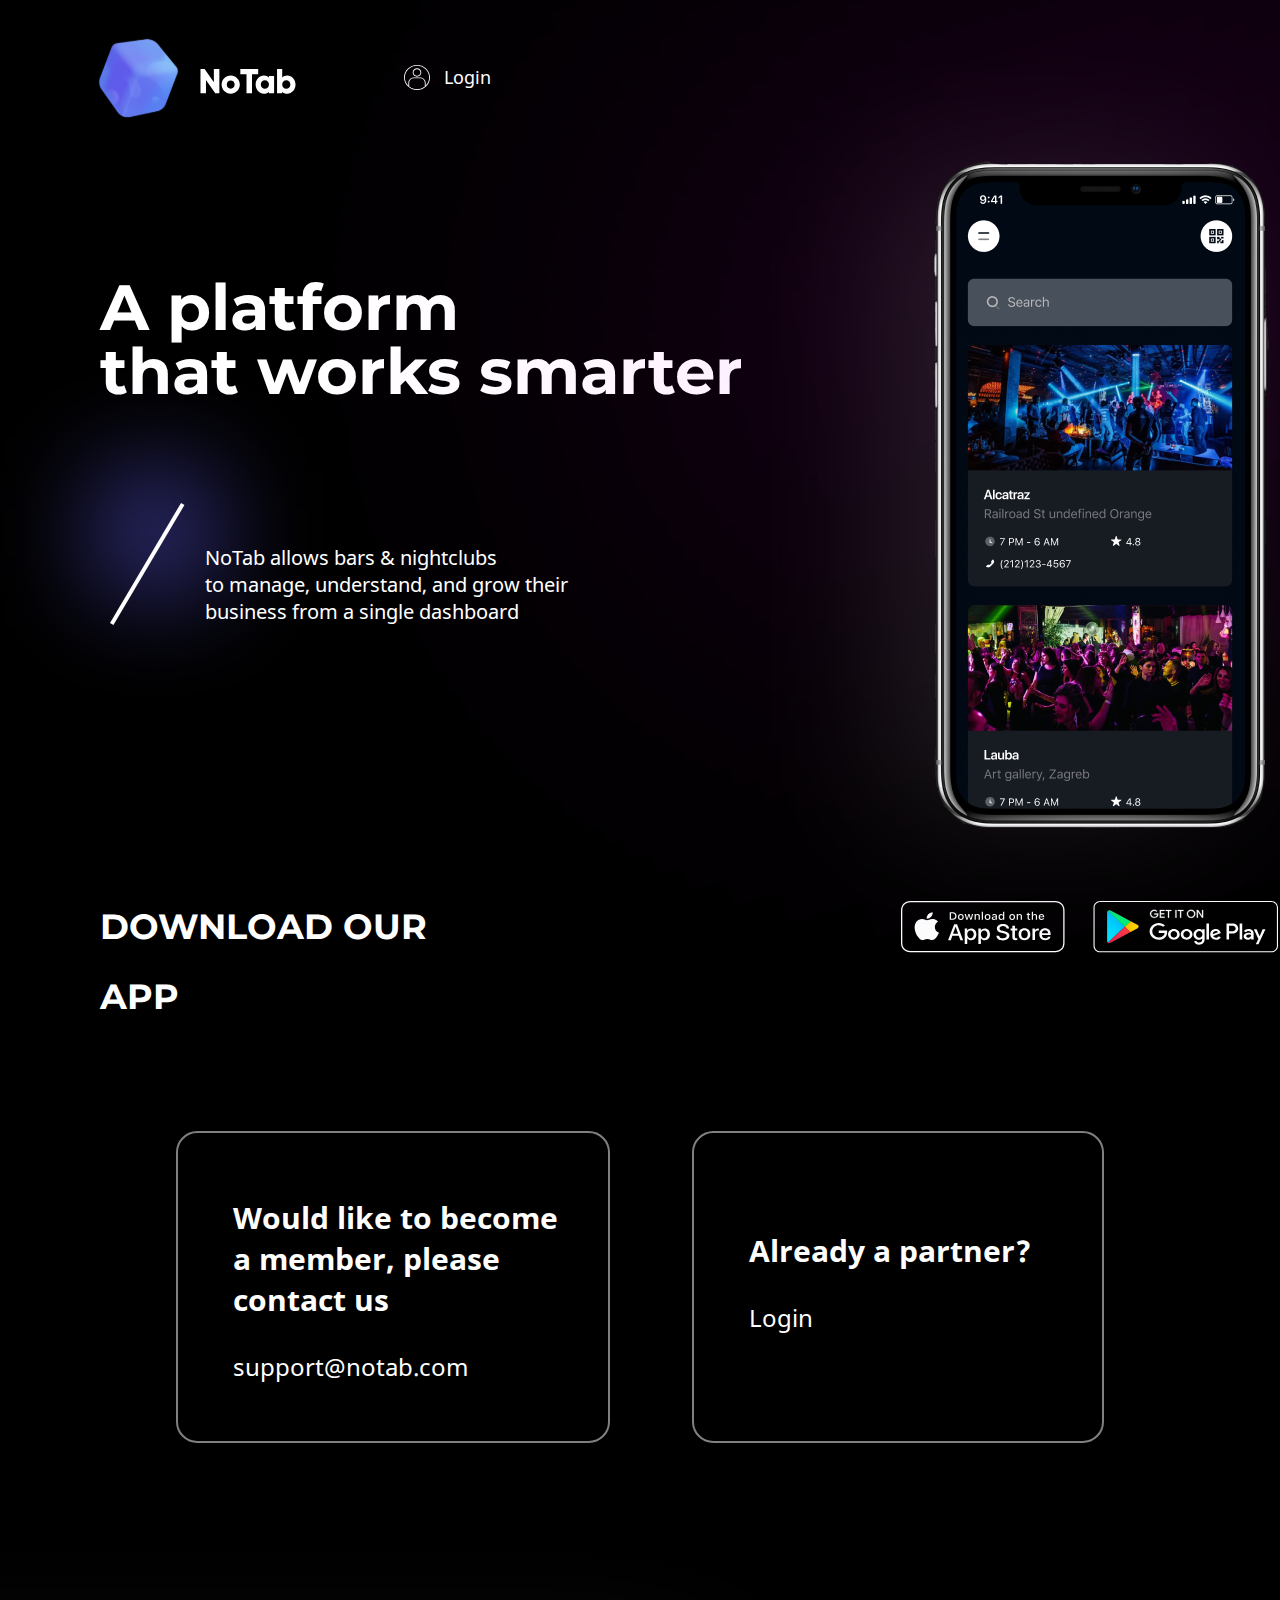
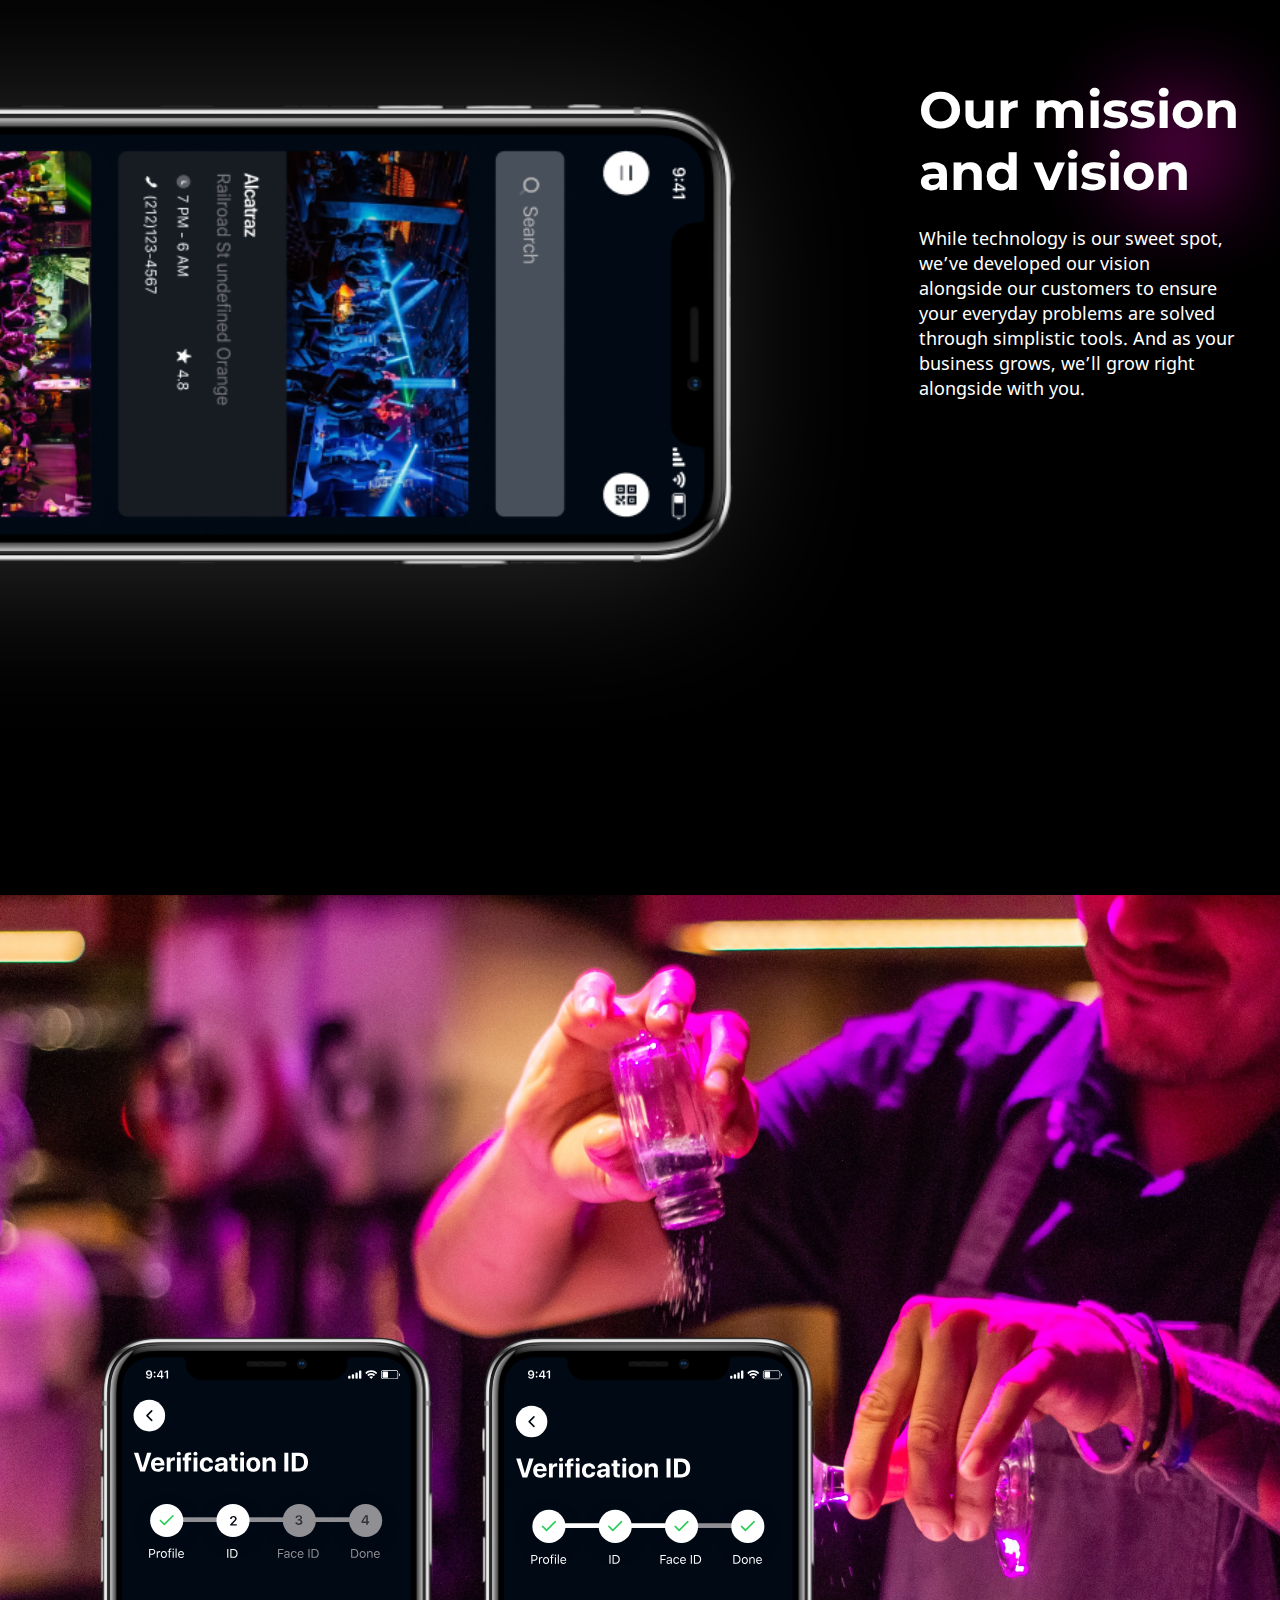
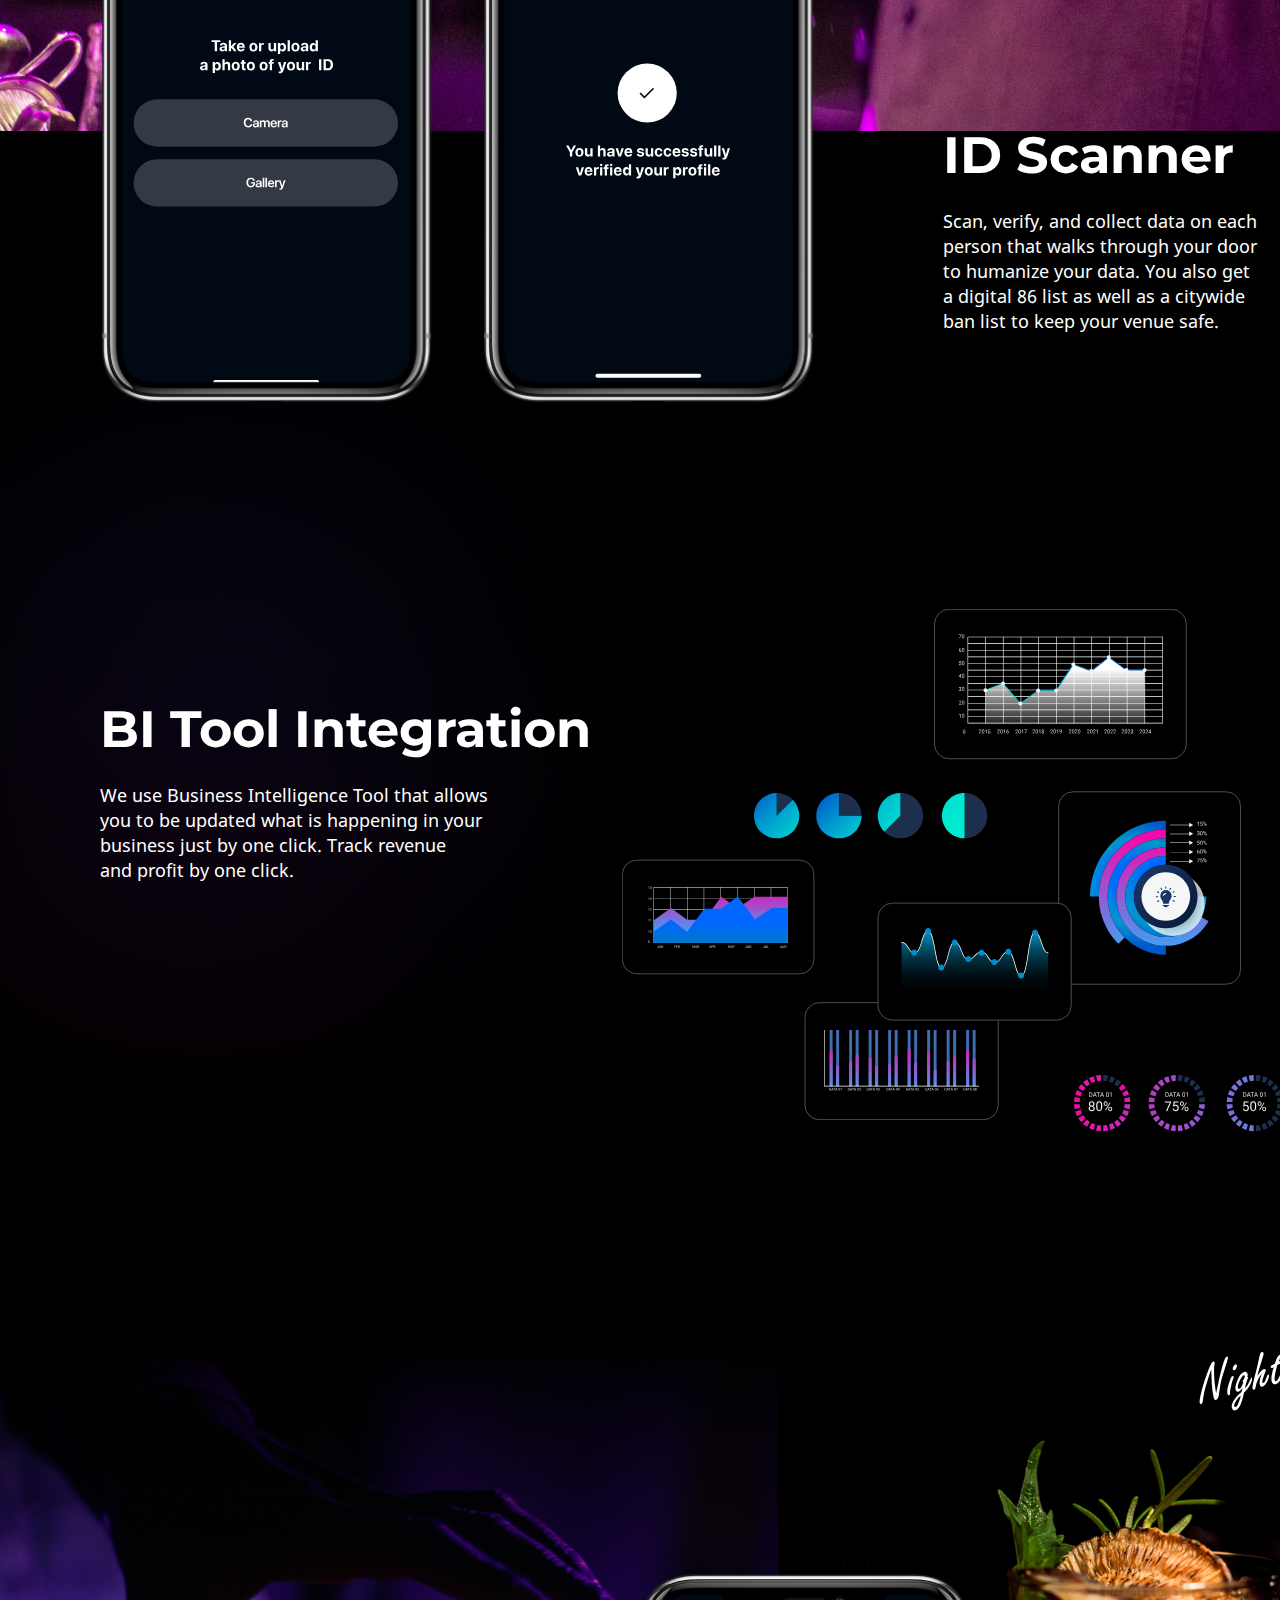
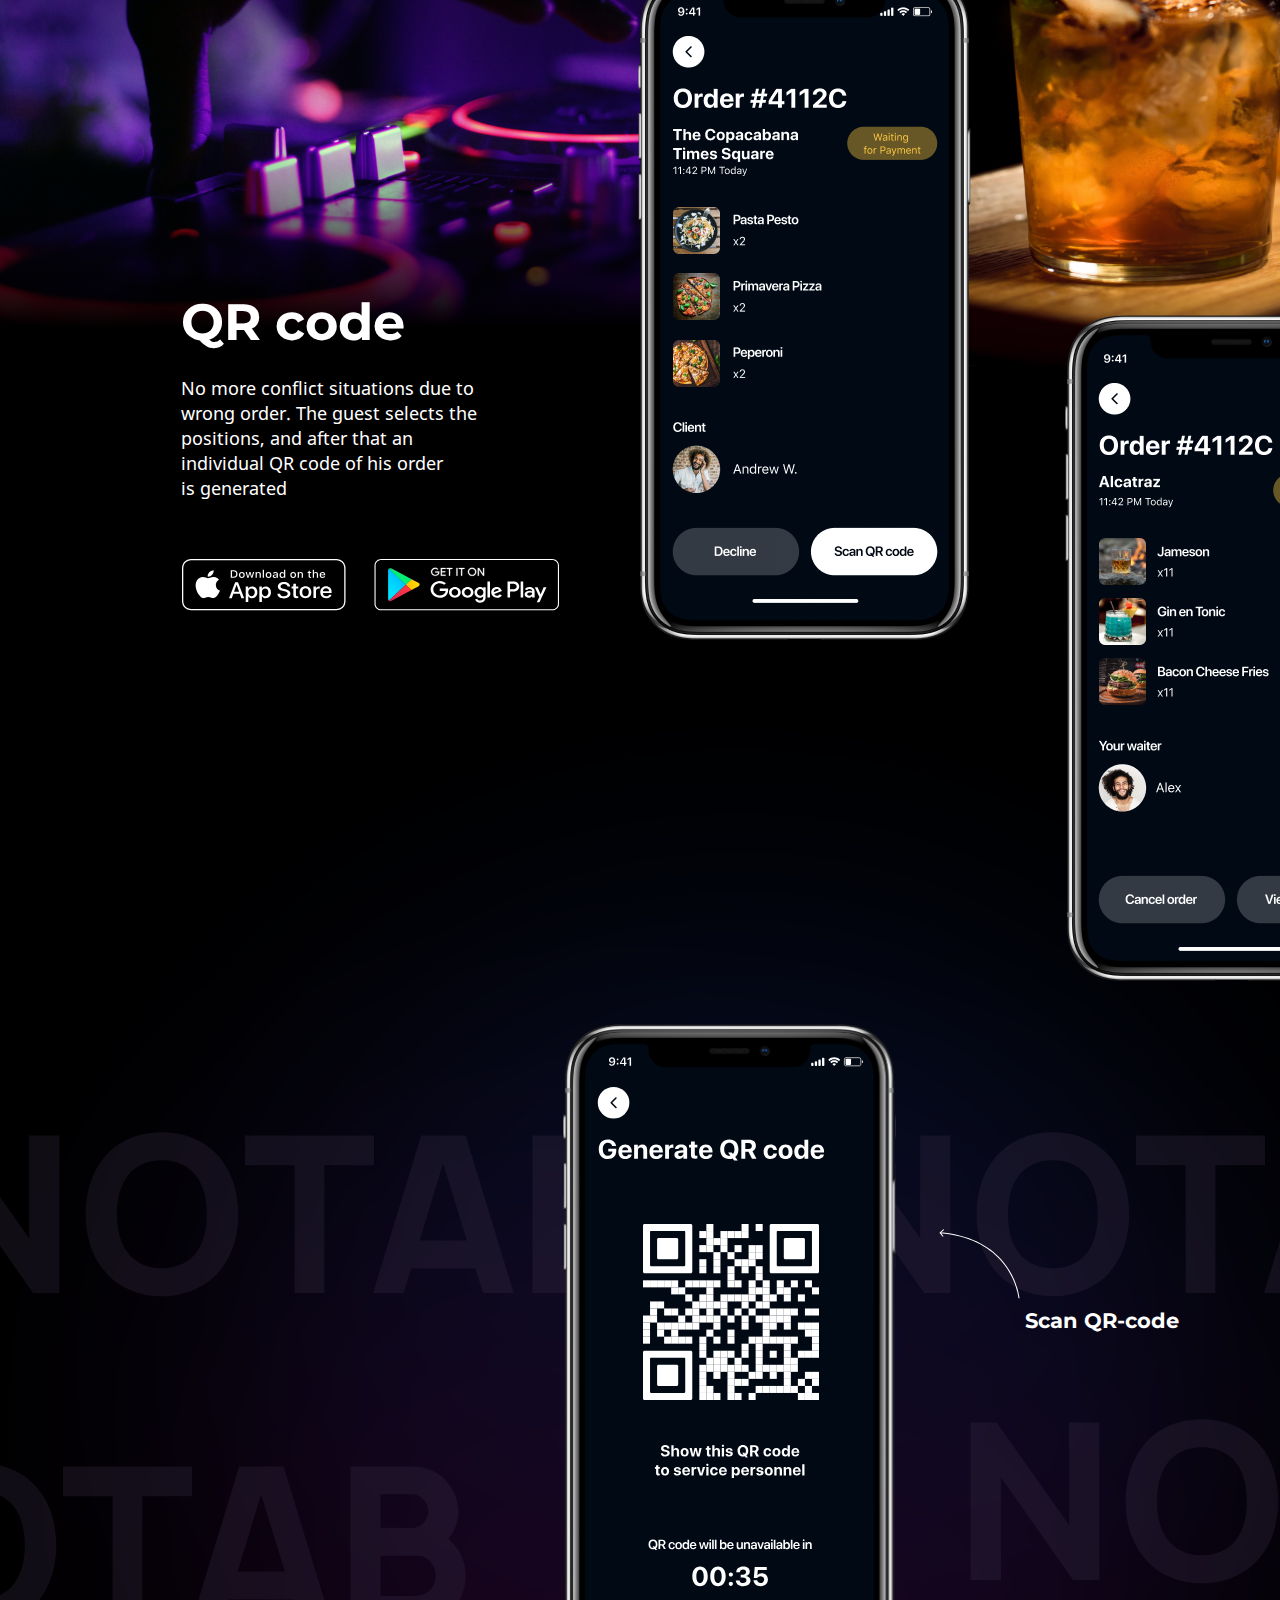
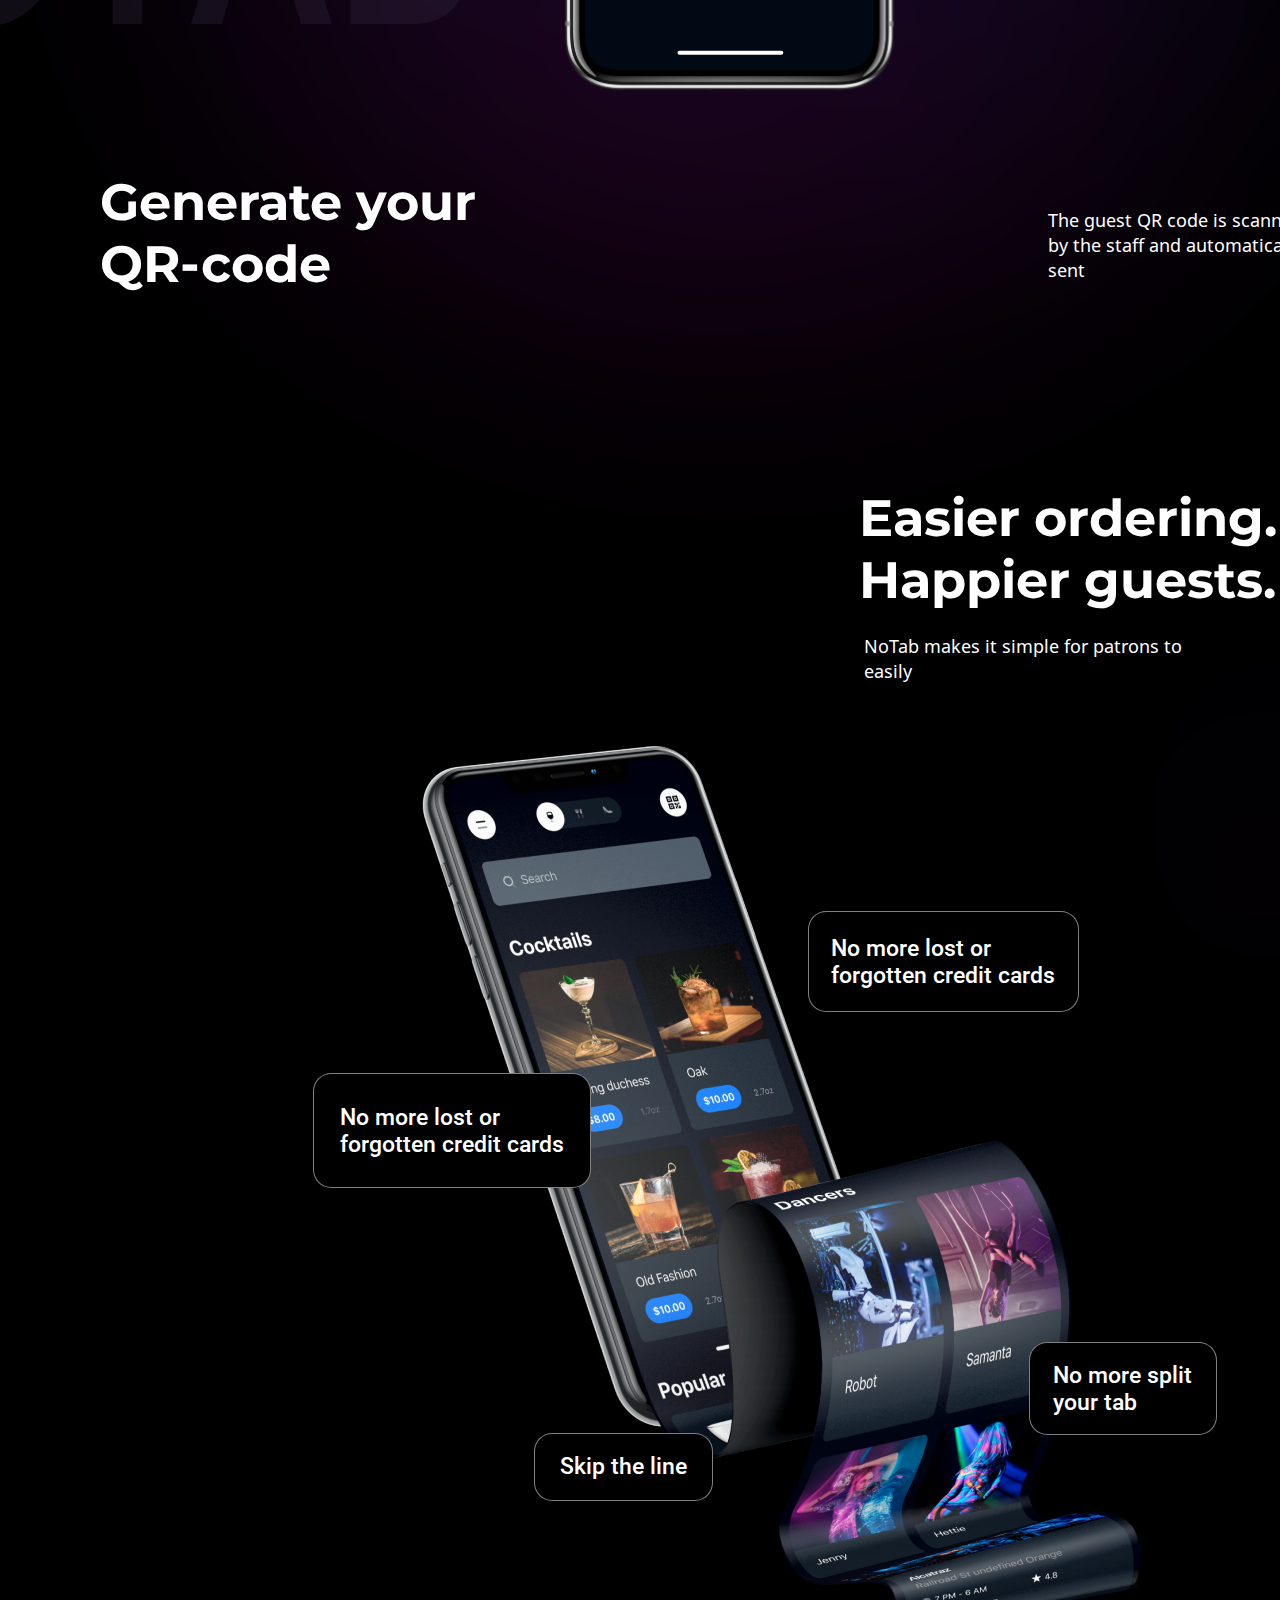
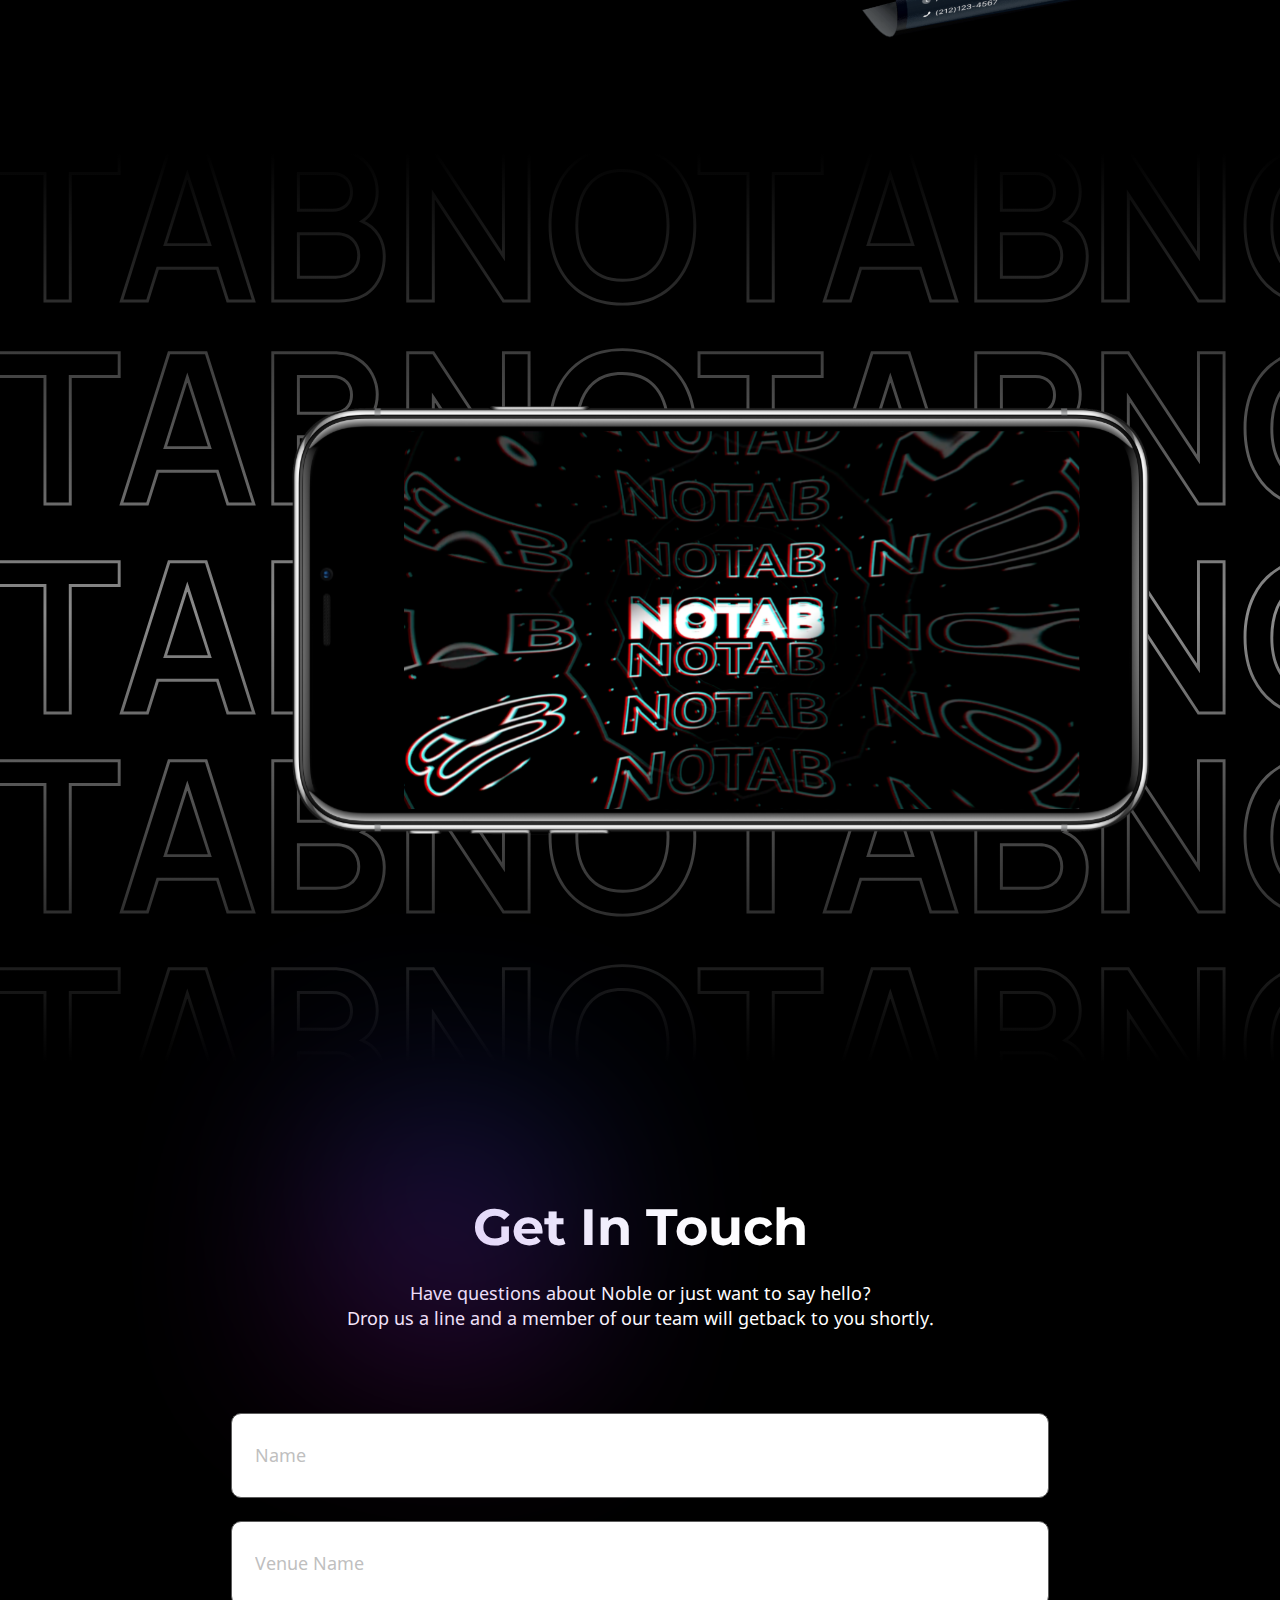
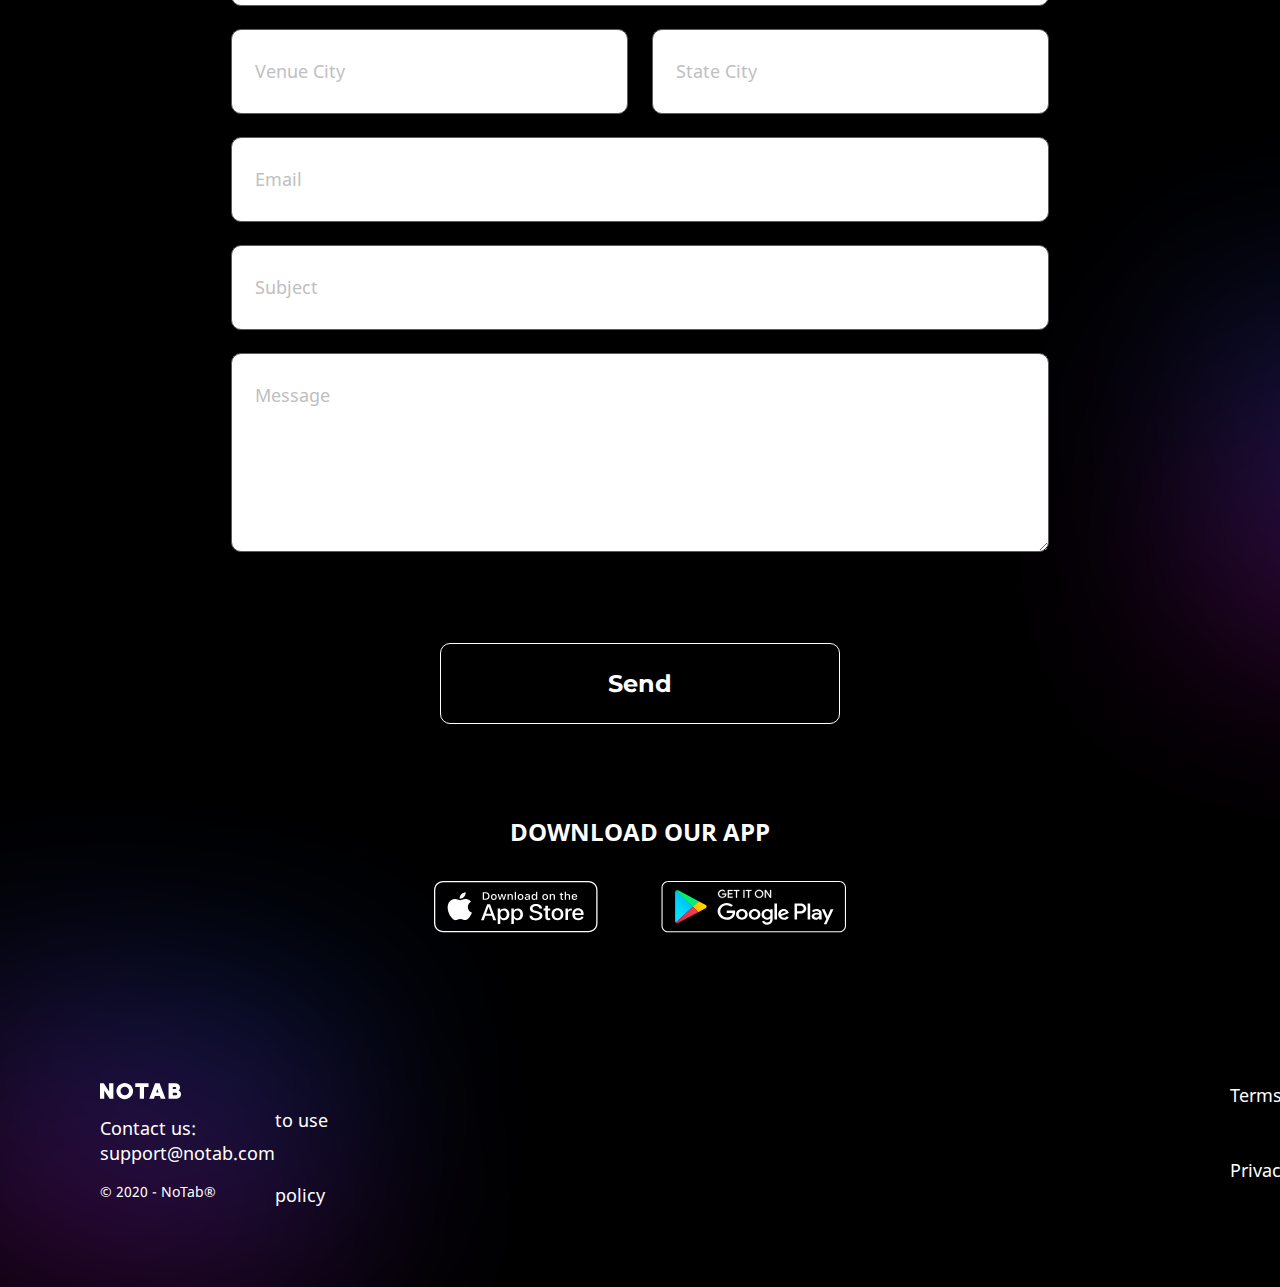
<file: index.html>
<!DOCTYPE html>
<html lang="en">
<head>
    <meta charset="UTF-8">
    <meta http-equiv="X-UA-Compatible" content="IE=edge">
    <meta name="viewport" content="width=device-width, initial-scale=1.0">
    <link rel="stylesheet" href="style.css">
    <link rel="shortcut icon" href="img/favicon.ico" type="image/x-icon">
    <title>NoTab</title>
</head>

<body>
    <div class="container">
        <header>
            <div class="header__top">
                <div class="header__nav">
                
                    <div class="logo">
                        <img src="img/cube-logo.svg" alt="" class="logo-img">
                        <img src="img/logo-text.svg" alt="" class="logo-text">
                    </div>
                
                    <div class="login">
                        <img src="img/login-icon.svg" alt="" class="login-icon">
                        <a href="#" class="login-text">Login</a>
                    </div>
                
                </div>

                <div class="pink-header-shadow-iphone"></div>
            </div>

            <div class="header__body">
                <div class="header__intro">
                    <div class="intro-decorate">
                        <div class="intro-ellipse"></div>
                        
                        <div class="intro-line">
                            <img src="img/header-line.svg" alt="">
                        </div>
                    </div>
                    
                    <div class="header__description">
                        <h1 class="header-title">
                            A platform<br />that works smarter
                        </h1>

                        <p class="header-subtitle">
                            NoTab allows bars & nightclubs<br />to manage, understand, and grow their business from a single dashboard
                        </p>
                    </div>
                </div>

                <div class="header__image">
                    <div  class="header-iphone">
                        <img src="img/header-iphone.png" alt="">
                    </div>

                    <div class="header-shadow-iphone"></div>
                </div>
            </div>

            <div class="header__buttom">

                <p class="download-text">
                    DOWNLOAD OUR APP
                </p>

                <a href="#" class="app-store-link">
                    <img src="img/app-store-link.svg" alt="">
                </a>

                <a href="#" class="google-play-link">
                    <img src="img/google-play-link.svg" alt="">
                </a>

            </div>
        </header>

        <section class="section-about">
            <div class="about__cards">
                <div class="email-card card">
                    <div class="about-email-text about__text">
                        <p>Would like to become<br/>a member, please<br/>contact us</p>
                    </div>

                    <div class="about-email-link">
                        <a href="mailto:support@notab.com" class="about__link">support@notab.com</a>
                    </div>
                </div>
                <div class="login-card card">
                    <div class="about-login-text about__text">
                        <p>Already a partner?</p>
                    </div>
                    
                    <div class="about-login-link">
                        <a href="#" class="about__link">Login</a>
                    </div>
                </div>
            </div>
        </section>

        <section class="mission">
            <div class="mission__image">
                <div class="mission-iphone">
                    <img src="img/header-iphone.png" alt="">
                </div>

                <div class="mission-shadow-iphone"></div>
            </div>
            
            <div class="mission__description">
                <div class="mission__decorate">
                    <div class="mission-ellipse"></div>
                </div>

                <div class="mission__about">
                    <div class="mission__title title">
                        <p>Our mission and vision</p>
                    </div>

                    <div class="mission__text text">
                        <p>While technology is our sweet spot, we’ve developed our vision alongside our customers to ensure your everyday problems are solved through simplistic tools. And as your business grows, we’ll grow right alongside with you.</p>
                    </div>
                </div>
            </div>
        </section>

        <section class="scanner">
            <div class="scanner__images">
                <img src="img/scanner-iphone1.svg" alt="" class="scanner-iphone1">
                <img src="img/scanner-iphone2.svg" alt="" class="scanner-iphone2">
            </div>

            <div class="scanner__description">
                <div class="scanner__title title">
                    <p>ID Scanner</p>
                </div>

                <div class="scanner__text text">
                    <p>Scan, verify, and collect data on each person that walks through your door to humanize your data. You also get a digital 86 list as well as a citywide ban list to keep your venue safe.</p>
                </div>
            </div>
        </section>

        <section class="tool-integration">
            <div class="tool-integration__about">
                <div class="tool-integration__decorate">
                    <div class="tool-integration-ellipse"></div>
                </div>

                <div class="tool-integration__description">
                    <div class="tool-integration__title title">
                        <p>BI Tool Integration</p>
                    </div>

                    <div class="tool-integration__text text">
                        <p>We use Business Intelligence Tool that allows<br/>you to be updated what is happening in your<br/>business just by one click. Track revenue<br/>and profit by one click.</p>
                    </div>
                </div>
            </div>

            <div class="tool-integration__charts">
                <img src="img/chart-1.svg" alt="chart" class="chart chart-1">
                <img src="img/chart-2.svg" alt="chart" class="chart chart-2">
                <img src="img/chart-3.svg" alt="chart" class="chart chart-3">
                <img src="img/chart-4.svg" alt="chart" class="chart chart-4">
                <img src="img/chart-5.svg" alt="chart" class="chart chart-5">
                <img src="img/chart-6.svg" alt="chart" class="chart chart-6">
                <img src="img/chart-7.svg" alt="chart" class="chart chart-7">
            </div>
        </section>

        <section class="qr">
            <div class="qr__about">
                <div class="left-section">
                    <div class="qr__description">
                        <div class="qr__title title">
                            <p>QR code</p>
                        </div>

                        <div class="qr__text text">
                            <p>No more conflict situations due to wrong order. The guest selects the positions, and after that an <br/>individual QR code of his order <br/>is generated</p>
                        </div>
                    </div>
                    
                    <div class="qr__links">
                        <div class="app-store">
                            <a href="#">
                                <img src="img/app-store-link.svg" alt="">
                            </a>
                        </div>

                        <div class="google-play">
                            <a href="#">
                                <img src="img/google-play-link.svg" alt="">
                            </a>
                        </div>
                    </div>
                </div>

                <div class="right-section">
                    <div class="drink">
                        <img src="img/backgound-qr-drink.png" alt="">
                    </div>

                    <div class="sign">
                        <img src="img/qr-sign.svg" alt="">
                    </div>
                </div>

                <img src="img/qr-first-iphone.png" alt="" class="qr-first-iphone">

                <img src="img/qr-second-iphone.png" alt="" class="qr-second-iphone">
            </div>

            <div class="qr__content">
                <div class="qr-content-shadow">
                    <img src="img/qr-content-shadow.svg" alt="">
                </div>

                <img src="img/notab-text.svg" alt="" class="background-words">

                <img src="img/qr-third-iphone.svg" alt="" class="qr-third-iphone">

                <img src="img/qr-arrow.svg" alt="" class="qr-arrow">

                <div class="content-sign">
                    <p>Scan QR-code</p>
                </div>

                <div class="qr-footer-title title">
                    <p>Generate your QR-code</p>
                </div>

                <div class="qr-footer-text text">
                    <p>The guest QR code is scanned <br/>by the staff and automatically sent</p>
                </div>
            </div>
        </section>

        <section class="ordering">
            <div class="ordering__description">
                <div class="ordering__title title">
                    <p>Easier ordering. Happier guests.</p>
                </div>

                <div class="ordering__text text">
                    <p>NoTab makes it simple for patrons to easily</p>
                </div>
            </div>

            <div class="ordering__content">
                <div class="ordering__image">
                    <img src="img/ordering-iphone.png" alt="">
                </div>

                <div class="ordering__decoration"></div>


                <div class="ordering__sign first-sign">
                    <p>No more lost or<br/>forgotten credit cards</p>
                </div>

                <div class="ordering__sign second-sign">
                    <p>No more lost or<br/>forgotten credit cards</p>
                </div>

                <div class="ordering__sign third-sign">
                    <p>No more split<br/>your tab</p>
                </div>

                <div class="ordering__sign fourth-sign">
                    <p>Skip the line</p>
                </div>
                
            </div>
        </section>

        <section class="notab">
            <img src="img/notab-iphone.svg" alt="" class="notab-iphone">
            <img src="img/notab-screen.svg" alt="" class="notab-screen">
        </section>

        <section class="last-section">
            <div class="decoration">
                <div class="first-ellipse"></div>
            </div>

            <div class="last-section__about">
                <div class="last-section__title title">
                    <p>Get In Touch</p>
                </div>

                <div class="last-section__text text">
                    <p>Have questions about Noble or just want to say hello?<br/>Drop us a line and a member of our team will getback to you shortly.</p>
                </div>
            </div>

            <div class="decoration">
                <div class="second-ellipse"></div>
            </div>
                
            <form action="#" class="form">
                <input type="text" class="form__input" placeholder="Name" required>
                <input type="text" class="form__input" placeholder="Venue Name" required>
                <div class="duo">
                    <input type="text" class="form__input" placeholder="Venue City" required>
                    <input type="text" class="form__input state" placeholder="State City" required>
                </div>
                <input type="email" class="form__input" placeholder="Email" required>
                <input type="text" class="form__input" placeholder="Subject" required>
                <textarea name="" class="form__input input-message" placeholder="Message" required></textarea>
                <div><button type="submit" class="form__button">Send</button></div>
            </form>

            <div class="last-section__links">
                <div class="links-title">
                    <p>DOWNLOAD OUR APP</p>
                </div>
                
                <a href="#">
                    <img src="img/app-store-link.svg" alt="" class="last-section__app-store">
                </a>
                
                <a href="#">
                    <img src="img/google-play-link.svg" alt="" class="last-section__google-play">
                </a>
            </div>

            <div class="footer">
                <div class="contact-info">
                    <div class="contact-title">
                        <img src="img/notab-title-footer.svg" alt="">
                    </div>

                    <div class="contact-text">
                        <p>Contact us: <br/><a href="mailto:support@notab.com" class="contact-email">support@notab.com</a></p>
                    </div>

                    <div class="contact-sign">
                        <p>© 2020 - NoTab®</p>
                    </div>
                </div>

                <div class="readme-links">
                    <div class="terms-to-use">
                        <a href="#">Terms to use</a>
                    </div>

                    <div class="privacy-policy">
                        <a href="#">Privacy policy</a>
                    </div>
                </div>
            </div>

            <div class="third-ellipse"></div>
        </section>
    </div>
</body>
</html>
</file>
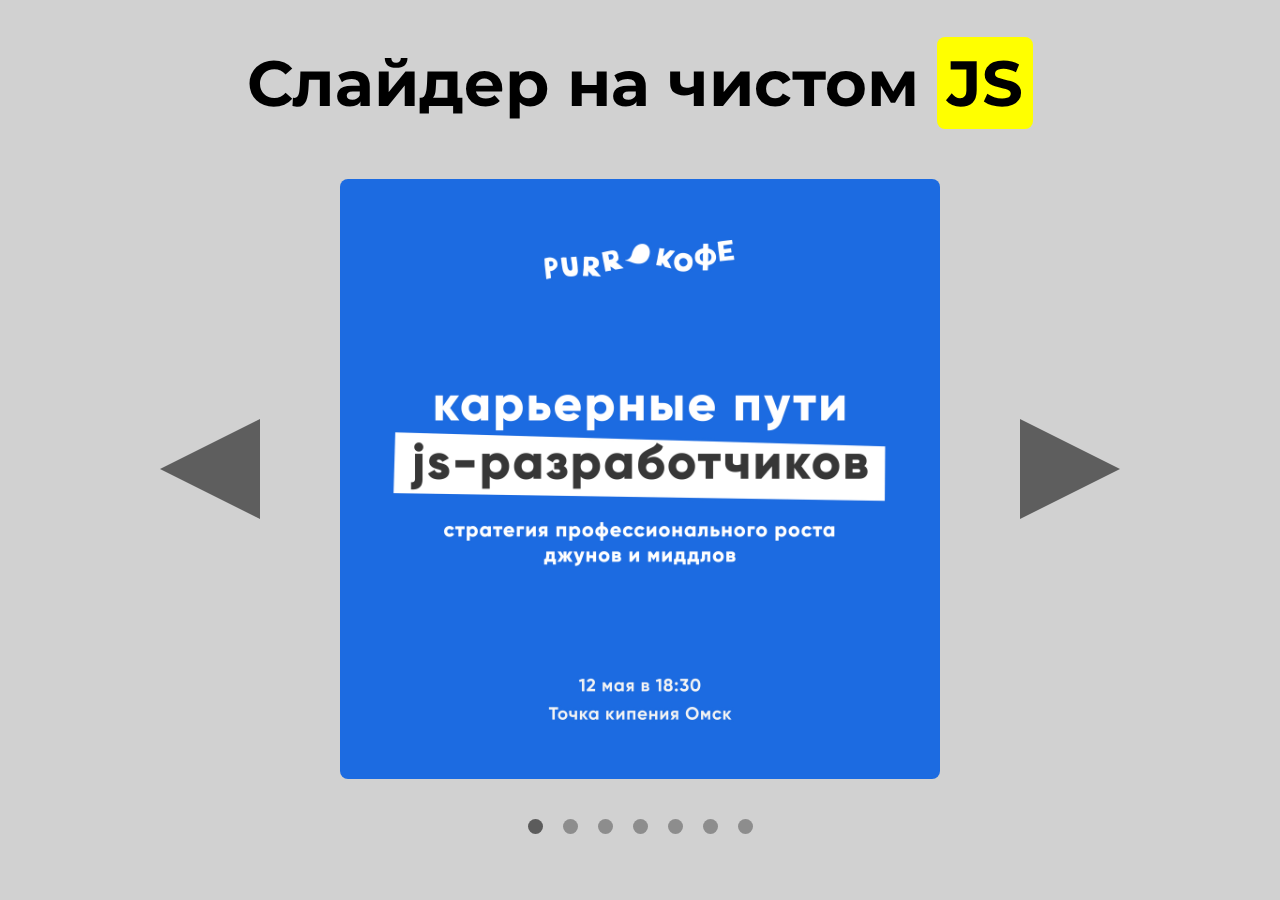
<file: slider.html>
<!DOCTYPE html>
<html lang="ru">
<head>
    <meta charset="UTF-8">
    <meta http-equiv="X-UA-Compatible" content="IE=edge">
    <meta name="viewport" content="width=device-width, initial-scale=1.0">
    <link rel="stylesheet" href="slider.css">
    <link rel="shortcut icon" href="slider-img/favicon.ico" type="image/x-icon">
    <title>Slider</title>
</head>
<body>
    <div class="container">
        <div class="title">
            <p class="title__text">Слайдер на чистом <span>JS</span></p>
        </div>
        <div class="slider">
            <div class="slider__content">
                <button class="slider__btn_prev btn"></button>
                <div class="slider__image">
                    <div class="slider-line">
                        <img src="slider-img/1.jpg" alt="" class="first-item">
                        <img src="slider-img/2.jpg" alt="">
                        <img src="slider-img/3.jpg" alt="">
                        <img src="slider-img/4.jpg" alt="">
                        <img src="slider-img/5.jpg" alt="">
                        <img src="slider-img/6.jpg" alt="">
                        <img src="slider-img/7.jpg" alt="">
                    </div>
                </div>
                <button class="slider__btn_next btn"></button>
            </div>
            <div class="slider__nav">
                <div class="slider__dots">
                    <button class="active"></button>
                    <button></button>
                    <button></button>
                    <button></button>
                    <button></button>
                    <button></button>
                    <button></button>
                </div>
            </div>
        </div>
    </div>

    <script src="js/script.js"></script>
</body>
</html>
</file>
<file: style.css>
/*Обнуление*/
* {
    padding: 0;
    margin: 0;
    border: 0;
}

*,
*:before,
*:after {
    -moz-box-sizing: border-box;
    -webkit-box-sizing: border-box;
    box-sizing: border-box;
}

:focus,
:active {
    outline: none;
}

a:focus,
a:active {
    outline: none;
}

nav,
footer,
header,
aside {
    display: block;
}

html,
body {
    height: 100%;
    width: 100%;
    font-size: 100%;
    line-height: 1;
    font-size: 14px;
    -ms-text-size-adjust: 100%;
    -moz-text-size-adjust: 100%;
    -webkit-text-size-adjust: 100%;
}

input,
button,
textarea {
    font-family: inherit;
}

input::-ms-clear {
    display: none;
}

button {
    cursor: pointer;
}

button::-moz-focus-inner {
    padding: 0;
    border: 0;
}

a,
a:visited {
    text-decoration: none;
}

a:hover {
    text-decoration: none;
}

ul li {
    list-style: none;
}

img {
    vertical-align: top;
}

h1,
h2,
h3,
h4,
h5,
h6 {
    font-size: inherit;
    font-weight: 400;
}

/*--------------------*/

@font-face {
    font-family: 'Noto Sans';
    src: url('fonts/NotoSans-Regular.ttf') format('truetype');
    font-weight: 400;
    font-display: swap;
    font-style: normal;
}

@font-face {
    font-family: 'Noto Sans';
    src: url('fonts/NotoSans-Bold.ttf') format('truetype');
    font-weight: 700;
    font-display: swap;
    font-style: normal;
}

@font-face {
    font-family: 'Montserrat';
    src: url('fonts/Montserrat-Regular.ttf') format('truetype');
    font-weight: 400;
    font-display: swap;
    font-style: normal;
}

@font-face {
    font-family: 'Montserrat';
    src: url('fonts/Montserrat-Bold.ttf') format('truetype');
    font-weight: 700;
    font-display: swap;
    font-style: normal;
}

@font-face {
    font-family: 'Roboto';
    src: url('fonts/Roboto-Medium.ttf') format('truetype');
    font-weight: 500;
    font-display: swap;
    font-style: normal;
}

body {
    font-family: 'Noto Sans', 'Montserrat', 'Roboto';
    color: #fff;
    background: #000;
}

.container {
    margin: 0 auto;
    max-width: 1440px;
    min-height: 100%;
    overflow: hidden;
}

@media (max-width: 375px) {
    .container {
        margin: 0 auto;
        max-width: 375px;
        min-height: 100%;
        position: relative;
    }
}

/* HEADER */

/* header-top */
.header__top{
    display: flex;
    height: 132px;
}

@media (max-width: 375px) {
    .header__top {
        display: flex;
        height: 92.69px;
    }
}

.header__nav {
    display: inline-flex;
    justify-content: flex-start;
    align-items: center;
}

@media (max-width: 375px) {
    .header__nav {
        display: inline-flex;
        justify-content: flex-start;
        align-items: center;
        z-index: 1;
    }
}

.logo {
    display: flex;
    margin-top: 23px;
    margin-left: 85px;
}

@media (max-width: 375px) {
    .logo {
        display: flex;
        margin-top: 40px;
        margin-left: 15px;
    }
}

.logo-img {
    width: 107px;
    height: 109px;
}

@media (max-width: 375px) {
    .logo-img {
        width: 51.73px;
        height: 52.69px;
    }
}

.logo-text {
    width: 96px;
    height: 24.75px;
    margin-top: 46px;
    margin-left: 8px;
}

@media (max-width: 375px) {
    .logo-text {
        width: 46.41px;
        height: 11.96px;
        margin-top: 22.24px;
        margin-left: 3.87px;
    }
}

.login {
    display: flex;
    margin-top: 23px;
    margin-left: 108px;
    height: 25px;
}

@media (max-width: 375px) {
    .login {
        display: flex;
        /* height: 19px; */

        width: 38px;
        /* height: 25px; */

        margin-top: 51px;
        margin-left: 205px;
    }
}

.login-icon {
    width: 26px;
    height: 24.99px;
}

@media (max-width: 375px) {
    .login-icon {
    display: none;
    }
}

.login-text {
    margin-left: 14px;
    font-family: 'Noto Sans';
    font-style: normal;
    font-weight: 500;
    font-size: 18px;
    line-height: 25px;
    color: #FFFFFF;
}

@media (max-width: 375px) {
    .login-text {
        margin-left: 0px;
        font-family: 'Noto Sans';
        font-style: normal;
        font-weight: 500;
        font-size: 14px;
        line-height: 19px;
        color: #FFFFFF;
        text-shadow: 1px 1px 1px #000, -1px -1px #000;
    }
}

.login-text:hover {
    text-decoration: none;
    border-bottom: 1px #FFFFFF solid;
}

@media (max-width: 375px) {
    .login-text:hover {
        text-decoration: none;
        border-bottom: 1px #FFFFFF solid;
    }
}

.pink-header-shadow-iphone {
    width: 662.63px;
    height: 783.03px;
    margin-left: 435.16px;
    margin-top: -107px;

    background: rgba(250, 0, 255, 0.2);
    filter: blur(250px);
    transform: rotate(-105.26deg);
}

@media (max-width: 375px) {
    .pink-header-shadow-iphone {
        width: 363.95px;
        height: 430.08px;
        margin-top: 75.6px;
        margin-left: -107.87px;
        background: rgba(250, 0, 255, 0.8);
        filter: blur(100px);
        z-index: -1;
        transform: rotate(-90.69deg);
    }
}
/* /header-top */

/* header-body */
.header__body {
    display: flex;
    height: 760px;
}

@media (max-width: 375px) {
    .header__body {
        height: 443.31px;
        overflow: hidden;
        width: 375px;
    }
}

.header__intro{
    display: flex;
    width: 643px;
    height: 350px;
    margin-top: 143px;
    margin-left: 100px;
}

@media (max-width: 375px) {
    .header__intro {
        display: flex;
        width: 240px;
        height: 232px;
        margin-top: 98.31px;
        margin-left: -4px;
    }
}

.intro-decorate{
    width: 0px;
}

.intro-line {
    height: 0px;
    margin-left: 10px;
    margin-top: -92px;
    position: relative;
}

@media (max-width: 375px) {
    .intro-line {
        display: none;
    }
}

.intro-ellipse {
    width: 125px;
    height: 125px;
    margin-top: 195px;
    margin-left: -7px;
    background: rgba(96, 92, 234, 0.5);
    filter: blur(50px);
}

@media (max-width: 375px) {
    .intro-ellipse {
        width: 74px;
        height: 74px;
        margin-top: 126px;
        background: rgba(96, 92, 234, 0.7);
        z-index: -1;
    }
}

.header-title {
    font-family: 'Montserrat';
    font-style: normal;
    font-weight: 700;
    font-size: 64px;

    width: 643px;
    height: 140px;
}

@media (max-width: 375px) {
    .header-title {
        font-size: 35px;
        line-height: 40px;
        width: 207px;
        height: 120px;
        margin-left: 19px;
    }
}

.header-subtitle {
    font-family: 'Noto Sans';
    font-style: normal;
    font-weight: 400;
    font-size: 20px;
    line-height: 27px;

    width: 380px;
    height: 81px;
    margin-top: 129px;
    margin-left: 105px;
    position: relative;
}

@media (max-width: 375px) {
    .header-subtitle {
        font-size: 15.7px;
        line-height: 22px;
        width: 240px;
        height: 88px;
        margin-left: 19px;
        margin-top: 24px;
        position: relative;
    }
}

.header__image {
    width: 696.12px;
}

@media (max-width: 375px) {
    .header__image {
        width: 120px;
    }
}

.header-iphone{
    position: relative;
    height: 0px;
    margin-left: 180px;
    margin-top: 18px;
    z-index: 1;
}

@media (max-width: 375px) {
    .header-iphone{
        margin-left: 0px;
        margin-top: 0px;
    }

    .header-iphone img{
        position: relative;
        width: 161px;
        height: 322.99px;
        margin-left: 25px;
        margin-top: 65.31px;
        z-index: 1;
    }
}

.header-shadow-iphone {
    width: 307.77px;
    height: 631.35px;
    margin-left: 149.11px;
    margin-top: 27.6px;
    background: #444444;
    opacity: 0.4;
    filter: blur(71.6833px);
}

@media (max-width: 375px) {
    .header-shadow-iphone {
        display: none;
    }
}

/* /header-body */

/* header__buttom */
.header__buttom {
    display: flex;
}

@media (max-width: 375px) {
    .header__buttom {
        display: flex;
        flex-direction: column;
    }
}

.download-text {
    font-family: 'Montserrat';
    font-style: normal;
    font-weight: 700;
    font-size: 35px;
    line-height: 70px;

    width: 413px;
    height: 70px;
    margin-left: 100px;
}

@media (max-width: 375px) {
    .download-text {
        font-size: 24px;
        width: 283px;
        height: 29px;
        line-height: 29px;
        display: inline;
        margin-left: 46px;
    }
}

.app-store-link {
    margin-left: 388px;
    margin-top: 9px;
}

@media (max-width: 375px) {
    .app-store-link {
        margin-left: 95px;
        margin-top: 34px;
        width: 185px;
        height: 60px;
    }
    .app-store-link img {
        width: 185px;
        height: 60px;
    }
}

.google-play-link {
    margin-left: 27.97px;
    margin-top: 9px;
}

@media (max-width: 375px) {
    .google-play-link {
        margin-left: 94px;
        margin-top: 23px;
        width: 187px;
        height: 62px;
        background-image: url("img/mobile-google-play-link.svg");
    }
    .google-play-link img {
        display: none;
    }
}
/* /header__buttom */

/* /HEADER */


/* ABOUT */
.section-about {
    margin-top: 169px;
}

@media (max-width: 375px) {
    .section-about {
        margin-top: 70px;
    }
}

.about__cards {
    display: flex;
    margin: 0px 176px;
}

@media (max-width: 375px) {
    .about__cards {
        display: flex;
        flex-direction: column;
        margin: 0px 15px;
    }
}

.card {
    width: 503px;
    height: 312px;
    box-sizing: border-box;
    border: 2px solid rgba(255, 255, 255, 0.5);
    border-radius: 21.371px;
}

@media (max-width: 375px) {
    .card {
        width: 345px;
    }
}

@media (max-width: 375px) {
    .email-card {
        height: 233px;
    }
}

.login-card {
    margin-left: 82px;
}

@media (max-width: 375px) {
    .login-card {
        margin-top: 30px;
        margin-left: 0px;
        height: 167px;
    }
}

.about__text {
    font-family: 'Noto Sans';
    font-style: normal;
    font-weight: 700;
    font-size: 30px;
    line-height: 41px;
}

@media (max-width: 375px) {
    .about__text {
        font-size: 24px;
        line-height: 33px;
    }
}

.about-email-text{
    margin-top: 64px;
    margin-left: 55px;
    width: 375px;
    height: 123px;
}

@media (max-width: 375px) {
    .about-email-text {
        margin-top: 39px;
        margin-left: 33px;
        width: 258px;
        height: 99px;
    }
}

.about__link {
    font-family: 'Noto Sans';
    font-style: normal;
    font-weight: 400;
    font-size: 24px;
    line-height: 33px;
    color: #FFFFFF;
}

@media (max-width: 375px) {
    .about__link {
        font-size: 18px;
        line-height: 25px;
    }
}

.about__link:hover {
    text-decoration-line: underline;
}

.about-email-link {
    margin-top: 30px;
    margin-left: 55px;
}

@media (max-width: 375px) {
    .about-email-link {
        margin-left: 33px;
    }
}

.about-login-text {
    margin-top: 97px;
    margin-left: 55px;
}

@media (max-width: 375px) {
    .about-login-text {
        margin-top: 39px;
        margin-left: 33px;
    }
}

.about-login-link {
    margin-top: 30px;
    margin-left: 55px;
}

@media (max-width: 375px) {
    .about-login-link {
        margin-left: 33px;
    }
}

/* /ABOUT */



/* Our mission and vision */

.mission {
    display: flex;
}

@media (max-width: 375px) {
    .mission {
        flex-direction: column-reverse;
    }
}

.mission__image {
    width: 751.06px;
    height: 816px;
    margin-top: 236px;
}

@media (max-width: 375px) {
    .mission__image {
        width: 375px;
        height: 700px;
        margin-top: 0px;
    }
}

.mission-iphone {
    position: relative;
    height: 0px;
    margin-left: 751px;
    margin-top: 10px;
    z-index: 1;
    transform: rotate(90deg);
}

@media (max-width: 375px) {
    .mission-iphone {
        margin-left: 101.47px;
        margin-top: 163px;
        transform: none;
    }
}

.mission-iphone img {
    width: 498px;
    height: 999.06px;
}

@media (max-width: 375px) {
    .mission-iphone img {
        width: 172.53px;
        height: 346.12px;
    }
}

.mission-shadow-iphone {
    width: 441.36px;
    height: 958.24px;
    margin-top: -227.6px;
    background: #FFFFFF;
    opacity: 0.2;
    filter: blur(86.019px);
    transform: rotate(90deg);
}

@media (max-width: 375px) {
    .mission-shadow-iphone {
        width: 152.91px;
        height: 331.98px;
        margin-top: 0px;
        margin-left: 110px;
        filter: blur(46.019px);
        transform: none;
    }
}

.mission__description {
    display: flex;
    width: 358px;
    height: 322px;
    margin-top: 236px;
    margin-left: 167.94px;
}

@media (max-width: 375px) {
    .mission__description {
        width: 315px;
        height: 185px;
        margin-top: 110px;
        margin-left: 15px;
    }
}

.mission__decorate {
    width: 0;
    height: 0;
}

.mission-ellipse {
    width: 125px;
    height: 125px;
    margin-top: 7px;
    margin-left: 197px;
    background: #F101BF;
    opacity: 0.3;
    filter: blur(40px);
}

@media (max-width: 375px) {
    .mission-ellipse {
        width: 85px;
        height: 85px;
        margin-top: -28px;
        margin-left: -24px;
    }
}

.mission__about {
    position: relative;
}

.title{
    font-family: 'Montserrat';
    font-style: normal;
    font-weight: 700;
    font-size: 51px;
    line-height: 62px;
    z-index: 1;
}

@media (max-width: 375px) {
    .title {
        font-size: 24px;
        line-height: 29px;
    }
}

.text {
    font-family: 'Noto Sans';
    font-style: normal;
    font-weight: 400;
    font-size: 17.8px;
    line-height: 25px;
    margin-top: 23px;
}

@media (max-width: 375px) {
    .text {
        font-size: 16px;
        line-height: 22px;
        margin-top: 24px;
    }
}

.mission__text {
    width: 315px;
}
/* /MISSION */

/* SCANNER */
.scanner {
    height: 1109.15px;
    background: url("img/background-id-scanner.png");
    background-repeat: no-repeat;
    display: flex;
}

@media (max-width: 375px) {
    .scanner {
        height: 1640.86px;
        background: url("img/mobile-bg-id-scanner.png");
        background-repeat: no-repeat;
        flex-direction: column-reverse;
    }
}

.scanner__images {
    margin-top: 442px;
    display: flex;
}

@media (max-width: 375px) {
    .scanner__images {
        margin-top: 70px;
        flex-direction: column;
    }
}

.scanner-iphone1 {
    margin-left: 100px;
    position: relative;
}

@media (max-width: 375px) {
    .scanner-iphone1 {
        margin-left: 44px;
        width: 287.08px;
        height: 575.93px;
    }
}

.scanner-iphone2 {
    margin-left: 49.44px;
    position: relative;
}

@media (max-width: 375px) {
    .scanner-iphone2 {
        margin-left: 44px;
        margin-top: 55px;
        width: 287.08px;
        height: 575.93px;
    }
}

.scanner__description {
    margin-top: 829px;
    margin-left: 128.44px;
    width: 400px;
    position: relative;
}

@media (max-width: 375px) {
    .scanner__description {
        margin-top: 223px;
        margin-left: 15px;
        width: 345px;
        position: relative;
    }
}

.scanner__text {
    width: 315px;
}

@media (max-width: 375px) {
    .scanner__text {
        width: 345px;
    }
}
/* /SCANNER */


/* BI Tool Integration */
.tool-integration {
    display: flex;
    height: 949.85px;
}

@media (max-width: 375px) {
    .tool-integration {
        height: 596.15px;
        flex-direction: column;
    }
}

.tool-integration__about {
    margin-top: 103.85px;
}

@media (max-width: 375px) {
    .tool-integration__about {
        margin-top: 144.15px;
    }
}

.tool-integration-ellipse {
    position: absolute;
    width: 426.21px;
    height: 438.35px;
    background: linear-gradient(12.08deg, #F101BF 2.82%, #0066FF 97.06%);
    opacity: 0.1;
    filter: blur(150px);
    transform: rotate(5.78deg);
    z-index: -1;
}

@media (max-width: 375px) {
    .tool-integration-ellipse {
        display: none;
    }
}

.tool-integration__description {
    margin-left: 100px;
    margin-top: 190px;
}

@media (max-width: 375px) {
    .tool-integration__description {
        margin-left: 15px;
        margin-top: 0px;
    }
}

.tool-integration__title {
    width: 497px;
}

@media (max-width: 375px) {
    .tool-integration__title {
        width: 234px;
    }
}

.tool-integration__text{
    width: 395px;
}

@media (max-width: 375px) {
    .tool-integration__text {
        width: 339px;
    }
}

.chart {
    position: absolute;
}

.chart-1 {
    margin-top: 204.85px;
    margin-left: 337.26px;
}

@media (max-width: 375px) {
    .chart-1 {
        margin-top: 159px;
        margin-left: -30px;
        width: 144.57px;
        height: 86px;
    }
}

.chart-2 {
    margin-top: 388.85px;
    margin-left: 157px;
}

@media (max-width: 375px) {
    .chart-2 {
        margin-top: 83px;
        margin-left: 36px;
        width: 109.43px;
        height: 21.28px;
    }
}

.chart-3 {
    margin-top: 387.34px;
    margin-left: 461.36px;
}

@media (max-width: 375px) {
    .chart-3 {
        margin-top: 30px;
        margin-left: 279px;
        width: 85.62px;
        height: 90.56px;
    }
}

.chart-4 {
    margin-top: 454.66px;
    margin-left: 25px;
}

@media (max-width: 375px) {
    .chart-4 {
        display: none;
    }
}

.chart-5 {
    margin-top: 497.64px;
    margin-left: 279.68px;
}

@media (max-width: 375px) {
    .chart-5 {
        margin-top: 66px;
        margin-left: 193px;
        width: 90.95px;
        height: 55.18px;
    }
}

.chart-6 {
    margin-top: 598.22px;
    margin-left: 206.68px;
    z-index: -1;
}

@media (max-width: 375px) {
    .chart-6 {
        margin-top: 126px;
        margin-left: 134px;
        width: 90.95px;
        height: 55.18px;
    }
}

.chart-7 {
    margin-top: 670.85px;
    margin-left: 477px;
}

@media (max-width: 375px) {
    .chart-7 {
        position: relative;
        margin-top: 217px;
        margin-left: 163px;
        width: 296px;
        height: 59.18px;
    }
}
/* /BI Tool Integration */


/* QR code */
.qr {
    height: 2333px;
    background-image: url("img/backgound-qr-controller.png");
    background-repeat: no-repeat;
}

@media (max-width: 375px) {
    .qr{
        height: 2843px;
        background-image: url("img/mobile-backgound-qr-controller.png");
        background-repeat: no-repeat;
        overflow: hidden;
    }
}

.qr__about {
    height: 887.15px;
    background-image: url("img/backgound-qr-shadow.svg");
    background-repeat: no-repeat;
    display: flex;
}

@media (max-width: 375px) {
    .qr__about {
        height: 893px;
        background-image: url("img/mobile-backgound-qr-shadow.svg");
        background-repeat: no-repeat;
        display: flex;
        flex-direction: column;
    }
}

.left-section {
    display: flex;
    flex-direction: column;
}

.qr__description {
    margin-left: 181px;
    margin-top: 537px;
}

@media (max-width: 375px) {
    .qr__description {
        margin-left: 15px;
        margin-top: 227px;
    }
}

.qr__title {
    width: 226px;
}

@media (max-width: 375px) {
    .qr__title {
        width: 107px;
    }
}

.qr__text {
    width: 315px;
}

@media (max-width: 375px) {
    .qr__text {
        width: 308px;
    }
    .qr__text br {
        display: none;
    }
}

.qr__links {
    display: flex;
    margin-top: 58px;
    margin-left: 182px;
}

@media (max-width: 375px) {
    .qr__links {
        display: flex;
        flex-direction: column;
        margin-top: 50px;
        margin-left: 95px;
    }
}

.app-store{
    margin: 0;
}

@media (max-width: 375px) {
    .app-store a img {
        width: 185px;
        height: 60px;
    }
}

.google-play {
    margin-left: 27.97px;
}

@media (max-width: 375px) {
    .google-play {
        margin-left: 0px;
        margin-top: 24px;
    }
    .google-play a img {
        width: 185px;
        height: 60px;
    }
}

.right-section {
    margin-left: 231px;
    margin-top: -5px;
    display: flex;
}

@media (max-width: 375px) {
    .right-section {
        margin-left: 0px;
        margin-top: 34px;
    }
}

.drink {
    position: relative;
}

@media (max-width: 375px) {
    .drink {
        margin-left: 63px;
    }
    .drink img {
        width: 352.44px;
        height: 297px;
    }
}

.sign {
    margin-top: -12px;
    margin-left: -242px;
    position: relative;
}

@media (max-width: 375px) {
    .sign {
        margin-top: 114px;
        margin-left: -372px;
    }
    .sign img {
        width: 93.94px;
        height: 53.42px;
    }
}

.qr-first-iphone{
    position: absolute;
    margin-top: 220px;
    margin-left: 638px;
}

@media (max-width: 375px) {
    .qr-first-iphone {
        margin-top: 802px;
        margin-left: 47.02px;
        width: 280.98px;
        height: 563.68px;
    }
}

.qr-second-iphone {
    position: absolute;
    margin-top: 561px;
    margin-left: 1065px;
}

@media (max-width: 375px) {
    .qr-second-iphone {
        margin-top: 1415.68px;
        margin-left: 47.02px;
        width: 280.98px;
        height: 563.68px;
    }
}

.qr__content {
    display: flex;
}

.qr-content-shadow{
    position: relative;
    z-index: -2;
}

@media (max-width: 375px) {
    .qr-content-shadow {
        position: absolute;
        width: 375px;
        height: 460px;
        margin-top: 1385px;
        background-image: url("img/mobile-qr-content-shadow.svg");
        background-repeat: no-repeat;
    }
    .qr-content-shadow img {
        display: none;
    }
}

.background-words {
    position: absolute;
    margin-top: 491.07px;
    z-index: -1;
}

@media (max-width: 375px) {
    .background-words {
        position: relative;
        margin-top: 1509px;
        width: 479.19px;
        height: 122.33px;
    }
}

.qr-third-iphone{
    position: absolute;
    margin-top: 382.85px;
    margin-left: 563px;
}

@media (max-width: 375px) {
    .qr-third-iphone {
        margin-top: 1384px;
        margin-left: 97.21px;
        width: 181.58px;
        height: 364.28px;
    }
}

.qr-arrow {
    position: absolute;
    margin-top: 587.85px;
    margin-left: 939px;
}

@media (max-width: 375px) {
    .qr-arrow {
        margin-top: 1713.2px;
        margin-left: 280.87px;
        transform: rotate(45deg);
    }
}

.content-sign{
    font-family: 'Montserrat';
    font-style: normal;
    font-weight: 700;
    font-size: 21px;
    line-height: 26px;
    margin-top: 666.85px;
    margin-left: 1025px;
    position: absolute;
}

@media (max-width: 375px) {
    .content-sign {
        font-size: 18px;
        line-height: 22px;
        margin-top: 1812px;
        margin-left: 209px;
    }
}

.qr-footer-title {
    margin-top: 1129.85px;
    margin-left: 100px;
    position: absolute;
    width: 381px;
}

@media (max-width: 375px) {
    .qr-footer-title {
        margin-top: 1217px;
        margin-left: 15px;
        width: 295px;
    }
}

.qr-footer-text {
    margin-top: 1166.85px;
    margin-left: 1048px;
    position: absolute;
    width: 292px;
}

@media (max-width: 375px) {
    .qr-footer-text {
        margin-top: 1270px;
        margin-left: 15px;
    }
}
/* /QR code */


/* ORDERING */

.ordering {
    display: flex;
    flex-direction: column;
    height: 1190px;
}

@media (max-width: 375px) {
    .ordering {
        height: 755px;
    }
}

.ordering__description {
    margin-left: 859px;
}

@media (max-width: 375px) {
    .ordering__description {
        margin-left: 15px;
    }
}

.ordering__title {
    width: 421px;
}

@media (max-width: 375px) {
    .ordering__title {
        width: 198px;
    }
}

.ordering__text {
    margin-left: 5px;
    width: 365px;
}

@media (max-width: 375px) {
    .ordering__text {
        margin-left: 0px;
        width: 324px;
    }
}

.ordering__content {
    display: flex;
}

.ordering__image {
    margin-left: 331px;
}

@media (max-width: 375px) {
    .ordering__image {
        margin-top: 145px;
        margin-left: -7px;
    }
    .ordering__image img {
        width: 360px;
        height: 430px;
    }
}

.ordering__decoration {
    background: linear-gradient(12.08deg, #F101BF 2.82%, #0066FF 97.06%);
    opacity: 0.2;
    filter: blur(100px);
    transform: rotate(5.78deg);
    width: 286.92px;
    height: 267.17px;
    position: relative;
    margin-left: 57px;
}

@media (max-width: 375px) {
    .ordering__decoration {
        margin-top: 35px;
        margin-left: 235px;
    }
}

.ordering__sign {
    font-family: 'Roboto';
    font-style: normal;
    font-weight: 500;
    font-size: 22.8021px;
    line-height: 27px;
    /* box-sizing: border-box; */
    background: #000000;
    border: 0.76007px solid rgba(255, 255, 255, 0.5);
    border-radius: 18.2417px;
}

@media (max-width: 375px) {
    .ordering__sign {
        font-size: 13.1px;
        line-height: 16px;
        border-radius: 10px;
    }
}

.first-sign {
    position: absolute;
    margin-top: 227px;
    margin-left: 808px;
    padding: 23px 22.78px 21.81px 22px;
}

@media (max-width: 375px) {
    .first-sign {
        margin-top: 75px;
        margin-left: 39px;
        padding: 13px 14px 12px 15px;
    }
}

.second-sign {
    position: absolute;
    margin-top: 389px;
    margin-left: 313px;
    padding: 30px 26px 29px 26px;
}

@media (max-width: 375px) {
    .second-sign {
        margin-top: 164px;
        margin-left: 189px;
        padding: 15px 17px 15px 18px;
    }
}

.third-sign {
    position: absolute;
    margin-top: 658px;
    margin-left: 1029px;
    padding: 19px 24px 18px 23px;
}

@media (max-width: 375px) {
    .third-sign {
        margin-top: 569px;
        margin-left: 238px;
        padding: 13px 18px 13px 19px;
    }
}

.fourth-sign {
    position: absolute;
    margin-top: 749px;
    margin-left: 534px;
    padding: 19px 25.16px 19.76px 25px;
}

@media (max-width: 375px) {
    .fourth-sign {
        margin-top: 486px;
        margin-left: 30px;
        padding: 14px 15px 13px 15px;
    }
}
/* /ORDERING */


/* NOTAB */
.notab {
    background-image: url("img/notab.svg");
    background-repeat: no-repeat;
    height: 1106px;
}

.notab-iphone {
    margin-top: 329px;
    margin-left: 292.06px;
}

.notab-screen {
    margin-top: 354.16px;
    margin-left: -747px;
    position: absolute;
}

@media (max-width: 375px) {
    .notab {
        display: none;
    }
}
/* /NOTAB */


/* LAST SECTION */
.last-section {
    display: flex;
    height: 1704px;
    flex-direction: column;
    text-align: center;
}

@media (max-width: 375px) {
    .last-section {
        height: 1570px;
    }
}

.decoration {
    width: 0;
    height: 0;
}

.first-ellipse {
    position: relative;
    margin-left: 322px;
    margin-top: -76px;
    width: 247.04px;
    height: 250.45px;
    background: linear-gradient(12.08deg, #F101BF 2.82%, #0066FF 97.06%);
    opacity: 0.3;
    filter: blur(100px);
    transform: rotate(5.78deg);
}

@media (max-width: 375px) {
    .first-ellipse {
        margin-left: -99px;
        margin-top: 53px;
        opacity: 0.3;
    }
}

.last-section__about {
    margin-top: 13px;
}

@media (max-width: 375px) {
    .last-section__about {
        margin-top: 95px;
    }
}

.last-section__title{
    z-index: 1;
}

.last-section__text {
    z-index: 1;
}

@media (max-width: 375px) {
    .last-section__text {
        width: 323px;
        margin-left: 26px;
    }
    .last-section__text br {
        display: none;
    }
}

.second-ellipse {
    position: relative;
    margin-left: 1191px;
    margin-top: 583px;
    width: 336.78px;
    height: 341.42px;
    background: linear-gradient(12.08deg, #F101BF 2.82%, #0066FF 97.06%);
    opacity: 0.3;
    filter: blur(100px);
    transform: rotate(5.78deg);
}

@media (max-width: 375px) {
    .second-ellipse {
        margin-left: 244px;
        margin-top: 615px;
    }
}

.form {
    width: 100%;
    margin-top: 82px;
    font-family: 'Noto Sans';
    font-style: normal;
    font-weight: 400;
    font-size: 18px;
    line-height: 25px;
    align-items: center;
}

@media (max-width: 375px) {
    .form {
        margin-top: 49px;
        font-size: 16px;
        line-height: 22px;
    }
}

.form__input {
    width: 818px;
    padding: 29px 23px;
    border: 1px solid #5C5C5C;
    background-color: transparent;
    outline: none;
    position: relative;
    margin-bottom: 23px;
    border-radius: 10px;
    background: #fff;
    font-family: 'Noto Sans';
    font-style: normal;
    font-weight: 400;
    font-size: 18px;
    line-height: 25px;
}

@media (max-width: 375px) {
    .form__input {
        width: 345px;
        padding: 18px 11px;
        font-size: 16px;
        line-height: 22px;
        margin-bottom: 16px;
    }
}

input::-moz-placeholder {
    color: #BFBFBF;
}

textarea::-moz-placeholder {
    color: #BFBFBF;
}

input::-webkit-input-placeholder {
    color: #BFBFBF;
}

textarea::-webkit-input-placeholder {
    color: #BFBFBF;
}

.duo {
    display: inline-flex;
}

@media (max-width: 375px) {
    .duo {
        flex-direction: column;
    }
}

.duo input{
    width: 397px;
}

@media (max-width: 375px) {
    .duo input {
        width: 345px;
        margin-left: 0px;
    }
}

.state {
    margin-left: 24px;
}

.input-message {
    height: 199px;
}

@media (max-width: 375px) {
    .input-message {
        height: 140px;
    }
}

.form__button {
    font-family: 'Montserrat';
    font-style: normal;
    font-weight: 700;
    font-size: 24px;
    line-height: 29px;
    text-align: center;
    color: #fff;
    padding: 25px 167px;
    margin-top: 62px;
    background-color: #000000;
    border: 1px solid #fff;
    border-radius: 10px;
}

@media (max-width: 375px) {
    .form__button {
        padding: 25px 140px;
        margin-top: 34px;
    }
}

input:required:invalid:focus {
    border: 2px solid red;
}

textarea:required:invalid:focus {
    border: 2px solid red;
} 

.last-section__links {
    margin-top: 91px;
}

@media (max-width: 375px) {
    .last-section__links {
        margin-top: 74px;
        display: flex;
        flex-direction: column;
    }
}

.links-title {
    font-family: 'Noto Sans';
    font-style: normal;
    font-weight: 700;
    font-size: 24px;
    line-height: 33px;
}

.last-section__app-store {
    margin-top: 32.73px;
}

@media (max-width: 375px) {
    .last-section__app-store {
        margin-top: 45px;
        width: 185px;
        height: 60px;
    }
}

.last-section__google-play {
    margin-top: 32.73px;
    margin-left: 59.07px;
}

@media (max-width: 375px) {
    .last-section__google-play {
        margin-top: 24px;
        width: 185px;
        height: 60px;
        margin-left: 0;
    }
}

.footer {
    margin-top: 150px;
    margin-left: 99.5px;
    display: flex;
    text-align: justify;
}

@media (max-width: 375px) {
    .footer {
        margin-top: 64px;
        margin-left: 0;
        flex-direction: column-reverse;
        align-items: center;
    }
}

@media (max-width: 375px) {
    .contact-info {
        margin-top: 58px;
        display: flex;
        flex-direction: column;
        align-items: center;
    }
    .contact-title img {
        width: 70.99px;
        height: 14.16px;
    }
}

.third-ellipse {
    position: relative;
    margin-left: -59px;
    margin-top: -228.15px;
    width: 405.99px;
    height: 411.6px;
    background: linear-gradient(12.08deg, #F101BF 2.82%, #0066FF 97.06%);
    opacity: 0.3;
    filter: blur(100px);
    transform: rotate(5.78deg);
    z-index: -1;
}

@media (max-width: 375px) {
    .third-ellipse {
        margin-left: -112px;
        margin-top: -173.54px;
        opacity: 0.6;
        width: 224.67px;
        height: 227.77px;
    }
}

.contact-text {
    margin-top: 16.18px;
    font-style: normal;
    font-weight: 500;
    font-size: 18px;
    line-height: 25px;
}

@media (max-width: 375px) {
    .contact-text {
        margin-top: 17.14px;
        font-size: 14px;
        line-height: 19px;
    }
    .contact-text br {
        display: none;
    }
}

.contact-email {
    text-decoration: none;
    color: #fff;
}

.contact-email:hover {
    text-decoration: underline;
}

.contact-sign {
    margin-top: 19.15px;
    font-weight: 400;
}

@media (max-width: 375px) {
    .contact-sign {
        margin-top: 9px;
        font-size: 14px;
        line-height: 19px;
    }
}

.readme-links a {
    margin-left: 955px;
    font-style: normal;
    font-weight: 400;
    font-size: 18px;
    line-height: 25px;
    color: #fff;
    text-decoration: none;
}

@media (max-width: 375px) {
    .readme-links a {
        margin-left: 0;
    }
}

.readme-links a:hover {
    text-decoration: underline;
}

.privacy-policy {
    margin-top: 25px;
}

@media (max-width: 375px) {
    .privacy-policy {
        margin-top: 14px;
    }
}
/* /LAST SECTION */
</file>
<file: slider.css>
/*Обнуление*/
* {
    padding: 0;
    margin: 0;
    border: 0;
}

*,
*:before,
*:after {
    -moz-box-sizing: border-box;
    -webkit-box-sizing: border-box;
    box-sizing: border-box;
}

:focus,
:active {
    outline: none;
}

a:focus,
a:active {
    outline: none;
}

nav,
footer,
header,
aside {
    display: block;
}

html,
body {
    height: 100%;
    width: 100%;
    font-size: 100%;
    line-height: 1;
    font-size: 14px;
    -ms-text-size-adjust: 100%;
    -moz-text-size-adjust: 100%;
    -webkit-text-size-adjust: 100%;
}

input,
button,
textarea {
    font-family: inherit;
}

input::-ms-clear {
    display: none;
}

button {
    cursor: pointer;
}

button::-moz-focus-inner {
    padding: 0;
    border: 0;
}

a,
a:visited {
    text-decoration: none;
}

a:hover {
    text-decoration: none;
}

ul li {
    list-style: none;
}

img {
    vertical-align: top;
}

h1,
h2,
h3,
h4,
h5,
h6 {
    font-size: inherit;
    font-weight: 400;
}

/*--------------------*/

@font-face {
    font-family: 'Montserrat';
    src: url('fonts/Montserrat-Bold.ttf') format('truetype');
    font-weight: 700;
    font-display: swap;
    font-style: normal;
}

body {
    background-color: #d1d1d1;
}

.container {
    display: flex;
    flex-direction: column;
    align-items: center;
}

.title {
    margin-top: 4%;
    margin-bottom: 5%;
}

.title__text {
    font-family: 'Montserrat';
    font-style: normal;
    font-weight: 700;
    font-size: 64px;
}

span {
    background-color: yellow;
    padding: 7px 10px;
    border-radius: 8px;
}

.slider__content {
    display: flex;
}

.btn {
    height: 0px;
    width: 0px;
    background-color: transparent;
    border-left: 50px solid transparent;
    border-right: 50px solid transparent;
    border-bottom: 100px solid #5e5e5e;
}

.btn:hover {
    border-bottom: 100px solid #505050;
}

.slider__btn_prev {
    transform: rotate(-90deg);
    margin-left: -10%;
    margin-right: 10%;
    margin-top: 30%;
}

.slider__btn_next {
    transform: rotate(90deg);
    margin-left: 10%;
    margin-right: -10%;
    margin-top: 30%;
}

.slider__image {
    width: 600px;
    height: 600px;
    border-radius: 8px;
    overflow: hidden;
    /* z-index: -1; */
}

.slider-line {
    display: flex;
    height: 600px;
    position: relative;
    /* transition: all ease 1s; */
}

.slider-line img {
    height: 100%;
    width: auto;
}

.slider__nav {
    position: relative;
    margin: 5% auto;
    display: flex;
}

.slider__dots {
    margin: 0 auto;
    display: flex;
    align-items: center;
}

.slider__dots button {
    width: 15px;
    height: 15px;
    border-radius: 50%;
    background-color: #8d8d8d;
    margin: 0px 10px;
    transition: all ease 1s;
}

.slider__dots button.active {
    background-color: #5c5c5c;
    transition: all ease 1s;
}

@media(max-width: 768px) {
    .title__text {
        font-size: 34px;
    }

    .slider__image {
        width: 400px;
        height: 400px;
    }

    .slider-line {
        height: 400px;
    }

    .btn {
        border-left: 25px solid transparent;
        border-right: 25px solid transparent;
        border-bottom: 50px solid #5e5e5e;
    }

    .btn:hover {
        border-bottom: 50px solid #505050;
    }

    .slider__dots button {
        width: 10px;
        height: 10px;
    }

    .active{
        width: 12px;
        height: 12px;
    }
}

@media(max-width: 425px) {
    .title {
        margin: 10% auto;
    }
    .title__text {
        font-size: 18px;
    }

    .slider__image {
        width: 200px;
        height: 200px;
    }

    .slider-line {
        height: 200px;
    }

    .btn {
        border-left: 15px solid transparent;
        border-right: 15px solid transparent;
        border-bottom: 30px solid #5e5e5e;
    }

    .btn:hover {
        border-bottom: 30px solid #505050;
    }

    .slider__dots button{
        width: 7px;
        height: 7px;
    }

    .active{
        width: 9px;
        height: 9px;
    }
}
</file>
